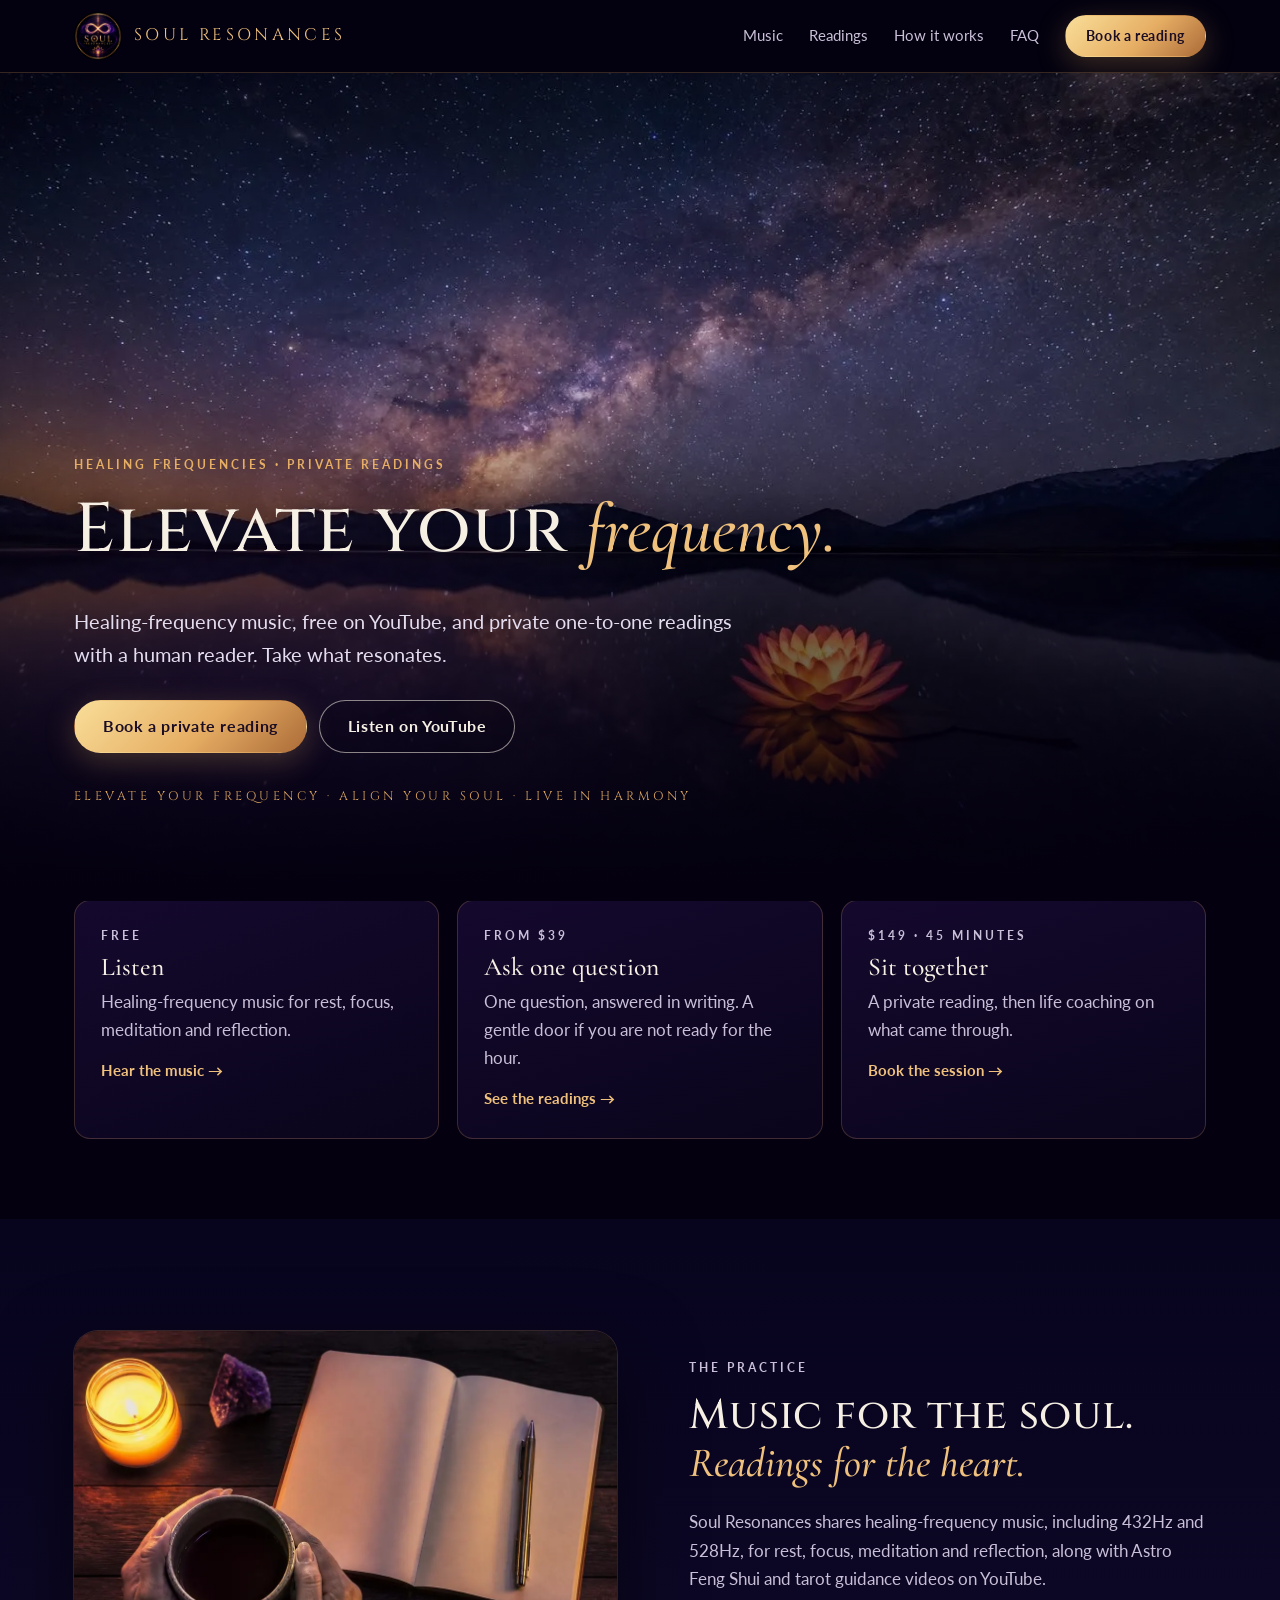
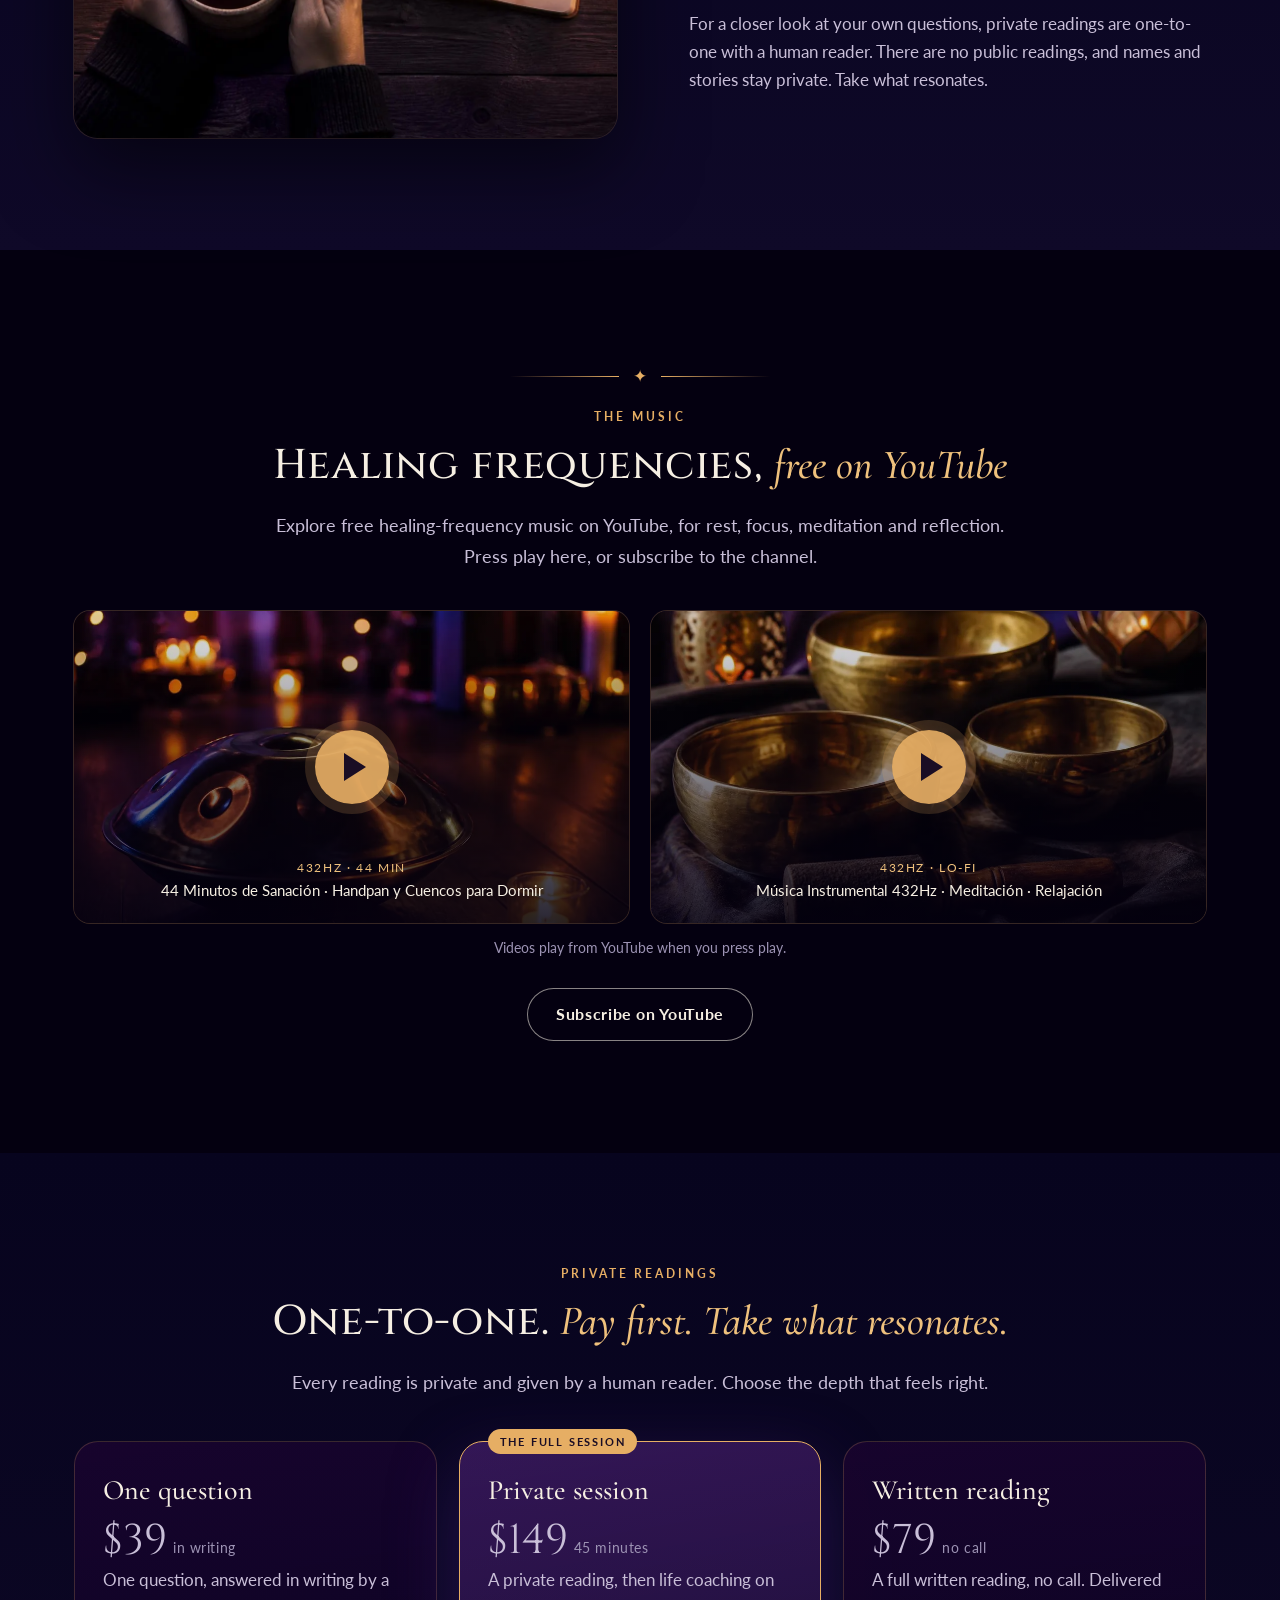
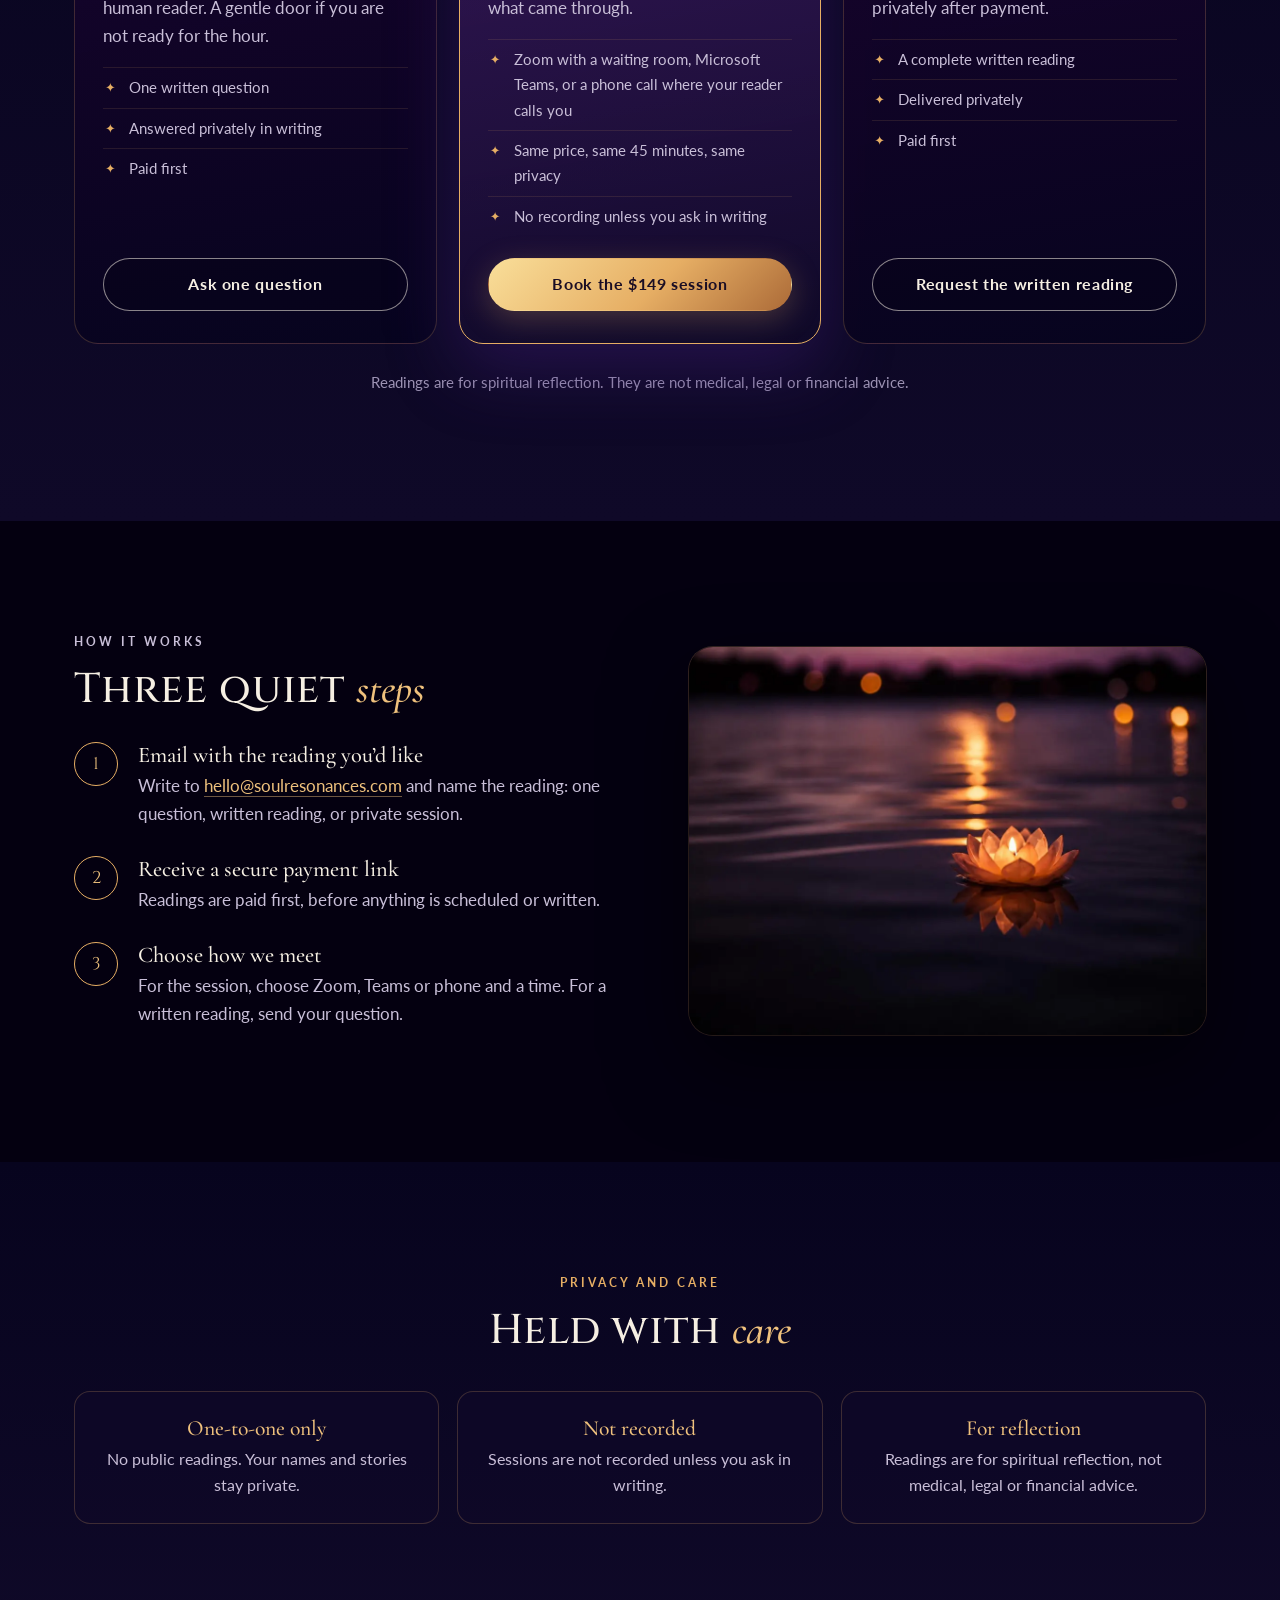
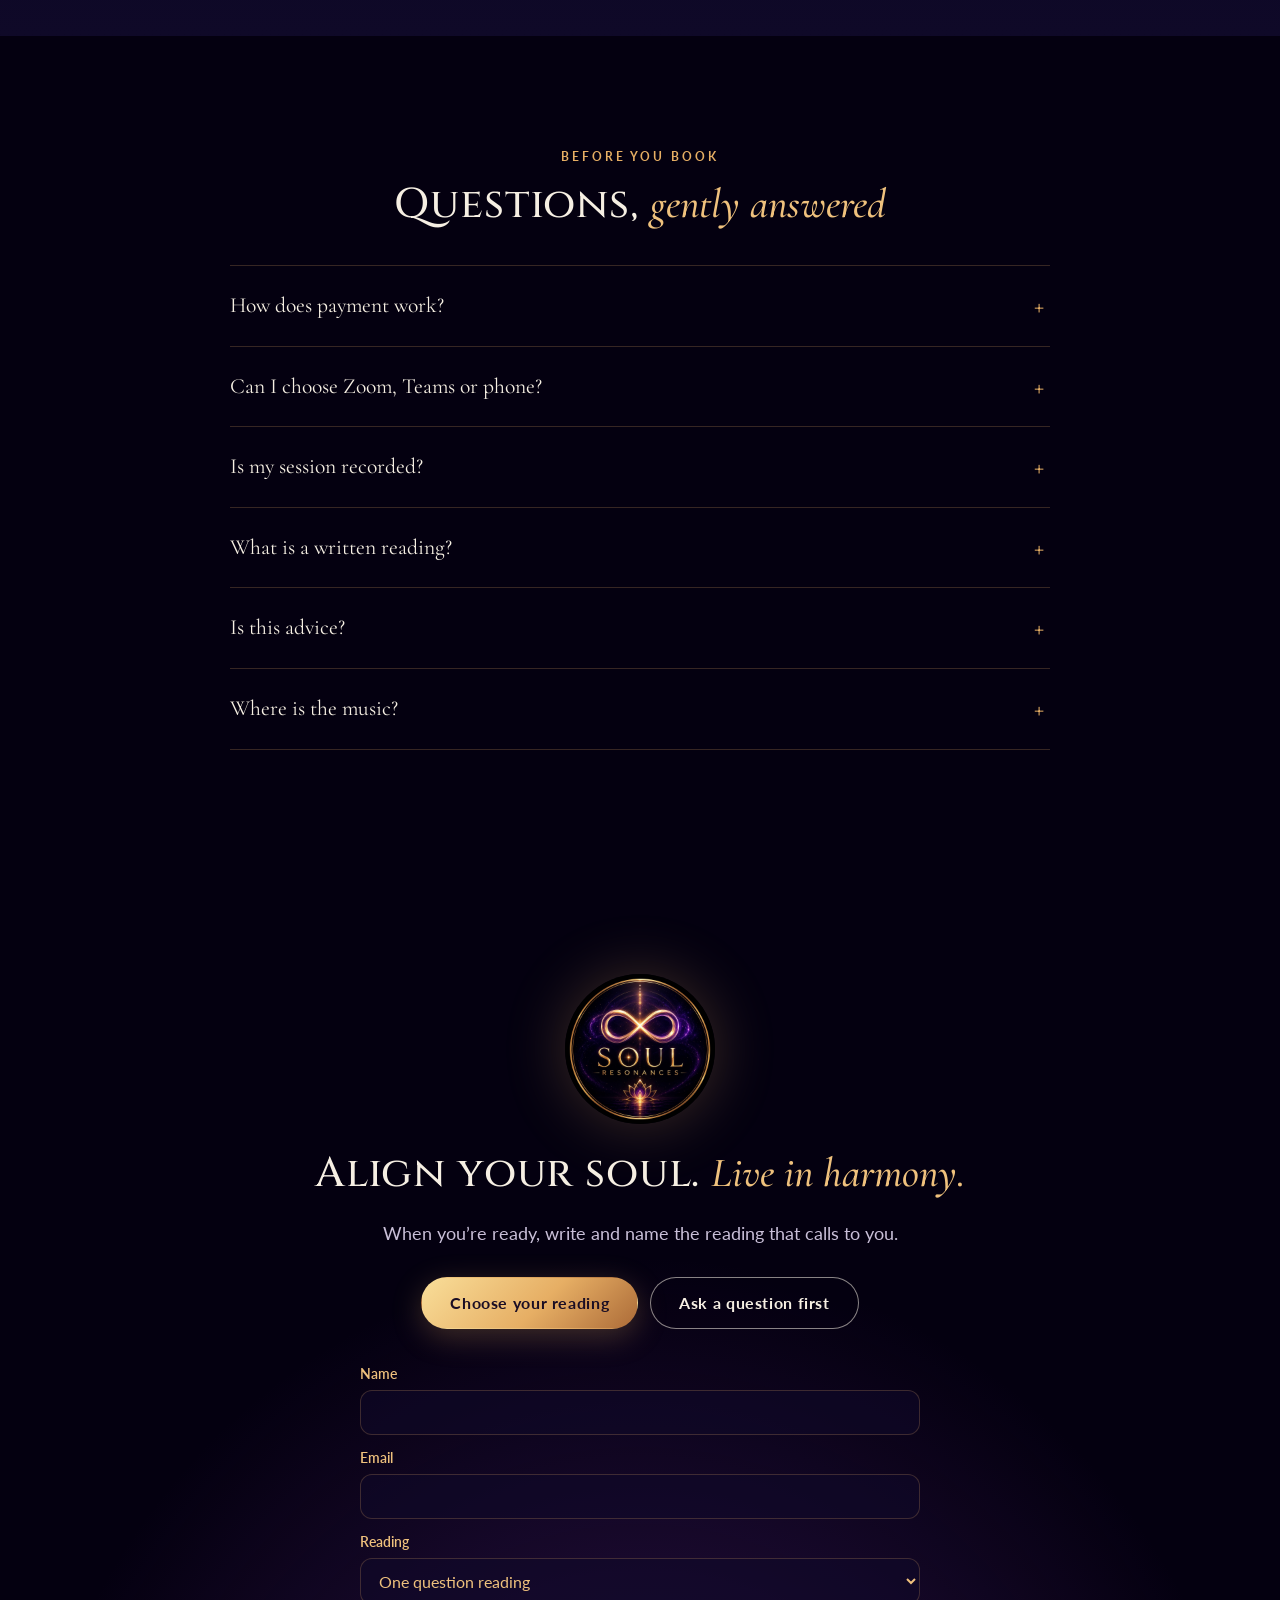
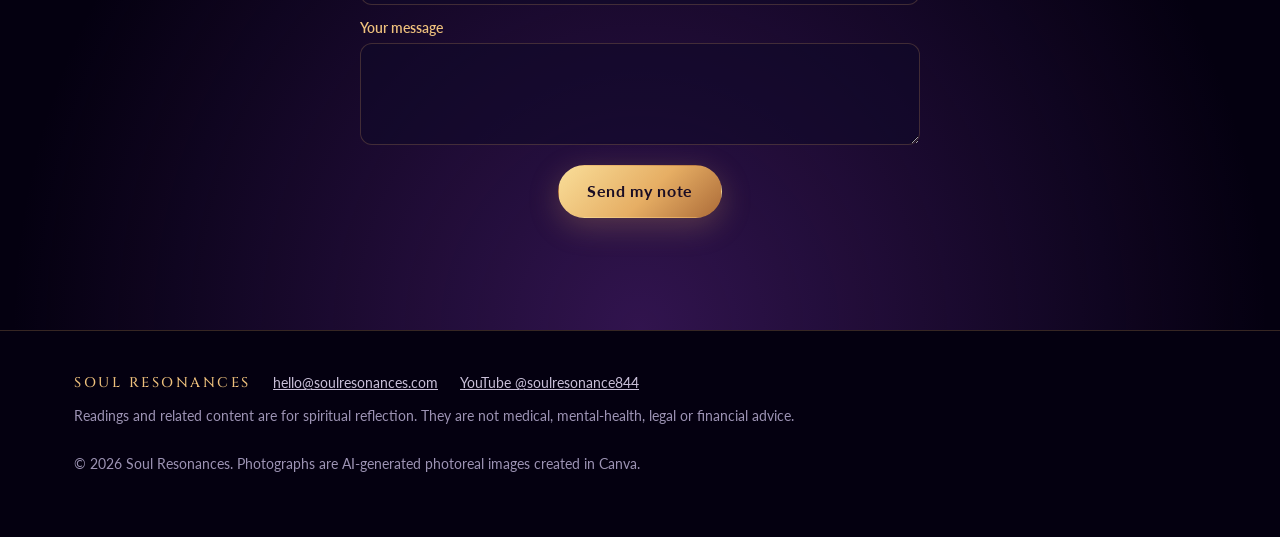
<file: index.html>
<!doctype html>
<html lang="en">
<head>
<meta charset="utf-8">
<meta name="viewport" content="width=device-width,initial-scale=1">
<title>Soul Resonances | Healing Frequencies and Private Readings</title>
<meta name="description" content="Healing-frequency music, free on YouTube, and private one-to-one readings with a human reader. One question $39, written reading $79, private 45-minute session $149. Pay first. Take what resonates.">
<link rel="canonical" href="https://soulresonances.com/">
<meta name="theme-color" content="#040010">
<meta property="og:type" content="website">
<meta property="og:site_name" content="Soul Resonances">
<meta property="og:title" content="Soul Resonances | Elevate your frequency">
<meta property="og:description" content="Healing-frequency music on YouTube and private one-to-one readings. Take what resonates.">
<meta property="og:url" content="https://soulresonances.com/">
<meta property="og:image" content="https://soulresonances.com/img/og-image.jpg">
<meta property="og:image:width" content="1200">
<meta property="og:image:height" content="630">
<meta property="og:image:alt" content="The Soul Resonances logo over a starry sky reflected in still water">
<meta name="twitter:card" content="summary_large_image">
<link rel="icon" type="image/png" sizes="32x32" href="img/favicon-32.png">
<link rel="icon" type="image/png" sizes="192x192" href="img/favicon-192.png">
<link rel="apple-touch-icon" href="img/apple-touch-icon.png">
<link rel="preconnect" href="https://fonts.googleapis.com">
<link rel="preconnect" href="https://fonts.gstatic.com" crossorigin>
<link href="https://fonts.googleapis.com/css2?family=Cinzel:wght@400;500;600&family=Cormorant+Garamond:ital,wght@0,500;1,500&family=Lato:wght@400;700&display=swap" rel="stylesheet">
<link rel="preload" as="image" href="img/hero.webp" type="image/webp">
<link rel="stylesheet" href="css/site.css">
<script type="application/ld+json">
{"@context":"https://schema.org","@type":"Organization","name":"Soul Resonances","url":"https://soulresonances.com/","logo":"https://soulresonances.com/brand/soul-resonances-logo.jpg","email":"hello@soulresonances.com","sameAs":["https://www.youtube.com/@soulresonance844"]}
</script>
</head>
<body>
<a class="skip" href="#main">Skip to content</a>

<header class="site-header">
  <div class="wrap">
    <a class="brand" href="#top" aria-label="Soul Resonances, back to top">
      <img src="brand/soul-resonances-logo.jpg" width="48" height="48" alt="Soul Resonances logo">
      <span>Soul Resonances</span>
    </a>
    <nav class="nav" aria-label="Main">
      <a href="#music">Music</a>
      <a href="#readings">Readings</a>
      <a href="#how">How it works</a>
      <a href="#faq">FAQ</a>
      <a class="btn btn-gold" href="#readings">Book a reading</a>
    </nav>
  </div>
</header>

<main id="main">
<section class="hero" id="top" aria-labelledby="hero-h">
  <picture>
    <source media="(max-width:700px)" srcset="img/hero-900.webp" type="image/webp">
    <source srcset="img/hero.webp" type="image/webp">
    <img src="img/hero.jpg" width="1680" height="944" alt="The Milky Way over a still lake at night, a glowing lotus floating on the water" fetchpriority="high">
  </picture>
  <div class="wrap">
    <p class="kicker">Healing frequencies · Private readings</p>
    <h1 id="hero-h">Elevate your <em>frequency.</em></h1>
    <p class="lead">Healing-frequency music, free on YouTube, and private one-to-one readings with a human reader. Take what resonates.</p>
    <div class="btn-row">
      <a class="btn btn-gold" href="#readings">Book a private reading</a>
      <a class="btn btn-ghost" href="https://www.youtube.com/@soulresonance844" target="_blank" rel="noopener">Listen on YouTube</a>
    </div>
    <p class="tagline">Elevate your frequency · Align your soul · Live in harmony</p>
  </div>
</section>

<section class="paths" aria-labelledby="paths-h">
  <div class="wrap">
    <h2 id="paths-h" class="sr-only">Choose where to begin</h2>
    <div class="path-grid">
      <a class="path" href="#music"><p class="kicker">Free</p><h3>Listen</h3><p>Healing-frequency music for rest, focus, meditation and reflection.</p><span class="go">Hear the music →</span></a>
      <a class="path" href="#readings"><p class="kicker">From $39</p><h3>Ask one question</h3><p>One question, answered in writing. A gentle door if you are not ready for the hour.</p><span class="go">See the readings →</span></a>
      <a class="path" href="#readings"><p class="kicker">$149 · 45 minutes</p><h3>Sit together</h3><p>A private reading, then life coaching on what came through.</p><span class="go">Book the session →</span></a>
    </div>
  </div>
</section>

<section class="section alt" id="about" aria-labelledby="about-h">
  <div class="wrap split">
    <div class="media"><picture><source srcset="img/journal.webp" type="image/webp"><img src="img/journal.jpg" width="1100" height="822" loading="lazy" alt="Hands holding a warm cup beside an open journal and a candle"></picture></div>
    <div class="body">
      <p class="kicker">The practice</p>
      <h2 id="about-h">Music for the soul. <em>Readings for the heart.</em></h2>
      <p>Soul Resonances shares healing-frequency music, including 432Hz and 528Hz, for rest, focus, meditation and reflection, along with Astro Feng Shui and tarot guidance videos on YouTube.</p>
      <p>For a closer look at your own questions, private readings are one-to-one with a human reader. There are no public readings, and names and stories stay private. Take what resonates.</p>
    </div>
  </div>
</section>

<section class="section" id="music" aria-labelledby="music-h">
  <div class="wrap center">
    <div class="divider" aria-hidden="true">✦</div>
    <p class="kicker">The music</p>
    <h2 id="music-h">Healing frequencies, <em>free on YouTube</em></h2>
    <p class="lead">Explore free healing-frequency music on YouTube, for rest, focus, meditation and reflection. Press play here, or subscribe to the channel.</p>
    <div class="videos">
      <div class="yt"><button type="button" data-id="PkjIhhPrSBw" data-title="44 Minutos de Sanación | 432Hz con Handpan y Cuencos para Dormir Mejor Cada Noche" aria-label="Play: 44 minutes of 432Hz handpan and singing bowls for sleep">
        <picture><source srcset="img/handpan.webp" type="image/webp"><img src="img/handpan.jpg" width="1100" height="822" loading="lazy" alt=""></picture>
        <span class="play" aria-hidden="true"></span>
        <span class="cap"><small>432Hz · 44 min</small>44 Minutos de Sanación · Handpan y Cuencos para Dormir</span></button></div>
      <div class="yt"><button type="button" data-id="xAI5jM5HUjA" data-title="Música Instrumental 432Hz | Lo-Fi · Meditación · Relajación" aria-label="Play: 432Hz instrumental lo-fi for meditation and relaxation">
        <picture><source srcset="img/bowls.webp" type="image/webp"><img src="img/bowls.jpg" width="1100" height="822" loading="lazy" alt=""></picture>
        <span class="play" aria-hidden="true"></span>
        <span class="cap"><small>432Hz · Lo-Fi</small>Música Instrumental 432Hz · Meditación · Relajación</span></button></div>
    </div>
    <p class="yt-note">Videos play from YouTube when you press play.</p>
    <div class="btn-row"><a class="btn btn-ghost" href="https://www.youtube.com/@soulresonance844?sub_confirmation=1" target="_blank" rel="noopener">Subscribe on YouTube</a></div>
  </div>
</section>

<section class="section alt" id="readings" aria-labelledby="readings-h">
  <div class="wrap center">
    <p class="kicker">Private readings</p>
    <h2 id="readings-h">One-to-one. <em>Pay first. Take what resonates.</em></h2>
    <p class="lead">Every reading is private and given by a human reader. Choose the depth that feels right.</p>
    <div class="offers">
      <article class="offer">
        <h3>One question</h3>
        <p class="price">$39<small>in writing</small></p>
        <p>One question, answered in writing by a human reader. A gentle door if you are not ready for the hour.</p>
        <ul><li>One written question</li><li>Answered privately in writing</li><li>Paid first</li></ul>
        <a class="btn btn-ghost" href="#contact">Ask one question</a>
      </article>
      <article class="offer feature">
        <span class="badge">The full session</span>
        <h3>Private session</h3>
        <p class="price">$149<small>45 minutes</small></p>
        <p>A private reading, then life coaching on what came through.</p>
        <ul><li>Zoom with a waiting room, Microsoft Teams, or a phone call where your reader calls you</li><li>Same price, same 45 minutes, same privacy</li><li>No recording unless you ask in writing</li></ul>
        <a class="btn btn-gold" href="#contact">Book the $149 session</a>
      </article>
      <article class="offer">
        <h3>Written reading</h3>
        <p class="price">$79<small>no call</small></p>
        <p>A full written reading, no call. Delivered privately after payment.</p>
        <ul><li>A complete written reading</li><li>Delivered privately</li><li>Paid first</li></ul>
        <a class="btn btn-ghost" href="#contact">Request the written reading</a>
      </article>
    </div>
    <p class="note">Readings are for spiritual reflection. They are not medical, legal or financial advice.</p>
  </div>
</section>

<section class="section" id="how" aria-labelledby="how-h">
  <div class="wrap split rev">
    <div class="media"><picture><source srcset="img/lotus-candle.webp" type="image/webp"><img src="img/lotus-candle.jpg" width="1100" height="822" loading="lazy" alt="A lotus-shaped candle glowing on still water at dusk"></picture></div>
    <div class="body">
      <p class="kicker">How it works</p>
      <h2 id="how-h">Three quiet <em>steps</em></h2>
      <ol class="steps">
        <li><h3>Email with the reading you’d like</h3><p>Write to <a class="mail" href="#contact">hello@soulresonances.com</a> and name the reading: one question, written reading, or private session.</p></li>
        <li><h3>Receive a secure payment link</h3><p>Readings are paid first, before anything is scheduled or written.</p></li>
        <li><h3>Choose how we meet</h3><p>For the session, choose Zoom, Teams or phone and a time. For a written reading, send your question.</p></li>
      </ol>
    </div>
  </div>
</section>

<section class="section alt" id="care" aria-labelledby="care-h">
  <div class="wrap center">
    <p class="kicker">Privacy and care</p>
    <h2 id="care-h">Held with <em>care</em></h2>
    <div class="care">
      <div><h3>One-to-one only</h3><p>No public readings. Your names and stories stay private.</p></div>
      <div><h3>Not recorded</h3><p>Sessions are not recorded unless you ask in writing.</p></div>
      <div><h3>For reflection</h3><p>Readings are for spiritual reflection, not medical, legal or financial advice.</p></div>
    </div>
  </div>
</section>

<section class="section" id="faq" aria-labelledby="faq-h">
  <div class="wrap">
    <div class="center"><p class="kicker">Before you book</p><h2 id="faq-h">Questions, <em>gently answered</em></h2></div>
    <div class="faq">
      <details><summary>How does payment work?</summary><p>Email hello@soulresonances.com with the name of the reading you’d like. You’ll receive a secure payment link. Readings are paid first.</p></details>
      <details><summary>Can I choose Zoom, Teams or phone?</summary><p>Yes. For the $149 private session, choose Zoom (with a waiting room), Microsoft Teams, or a phone call where your reader calls you. Same price, same 45 minutes.</p></details>
      <details><summary>Is my session recorded?</summary><p>No. Sessions are not recorded unless you ask in writing. Names and stories stay private.</p></details>
      <details><summary>What is a written reading?</summary><p>A full written reading in response to your question or situation, with no call, delivered privately after payment. The $39 option answers one question in writing.</p></details>
      <details><summary>Is this advice?</summary><p>No. Readings are for spiritual reflection. They are not medical, legal or financial advice.</p></details>
      <details><summary>Where is the music?</summary><p>All the music is free on YouTube at <a class="mail" href="https://www.youtube.com/@soulresonance844" target="_blank" rel="noopener">@soulresonance844</a>.</p></details>
    </div>
  </div>
</section>

<section class="section final" aria-labelledby="final-h">
  <div class="wrap">
    <img class="logo" src="brand/soul-resonances-logo.jpg" width="150" height="150" loading="lazy" alt="Soul Resonances logo">
    <h2 id="final-h">Align your soul. <em>Live in harmony.</em></h2>
    <p class="lead" style="margin:0 auto">When you’re ready, write and name the reading that calls to you.</p>
    <div class="btn-row" style="justify-content:center">
      <a class="btn btn-gold" href="#readings">Choose your reading</a>
      <a class="btn btn-ghost" href="#contact">Ask a question first</a>
    </div>
    <form class="sr-form" id="contact" action="https://formsubmit.co/1cc49aecd955185c9c11f3f42515bd5c" method="POST">
      <input type="hidden" name="_subject" value="[Soul Resonances] New reading inquiry">
      <input type="hidden" name="_template" value="table">
      <input type="text" name="_honey" style="display:none" tabindex="-1" autocomplete="off" aria-hidden="true">
      <label>Name<input name="name" autocomplete="name" required></label>
      <label>Email<input name="email" type="email" autocomplete="email" required></label>
      <label>Reading<select name="reading"><option>One question reading</option><option>Written reading</option><option>Private 45-minute session</option><option>Just a question</option></select></label>
      <label>Your message<textarea name="message" rows="4" required></textarea></label>
      <button class="btn btn-gold" type="submit">Send my note</button>
    </form>
  </div>
</section>
</main>

<footer class="site-footer">
  <div class="wrap">
    <div class="row"><strong>SOUL RESONANCES</strong><a href="mailto:hello@soulresonances.com">hello@soulresonances.com</a><a href="https://www.youtube.com/@soulresonance844" target="_blank" rel="noopener">YouTube @soulresonance844</a></div>
    <p>Readings and related content are for spiritual reflection. They are not medical, mental-health, legal or financial advice.</p>
    <p>© 2026 Soul Resonances. Photographs are AI-generated photoreal images created in Canva.</p>
  </div>
</footer>
<script src="js/site.js" defer></script>
</body>
</html>
</file>
<file: css/site.css>
/* Soul Resonances — preview build. Palette sampled from the YouTube @soulresonance844 logo + banner. */
:root{
--void:#040010;--night:#07041e;--indigo:#0f0928;--plum:#19042e;--violet:#42207a;--violet-2:#562481;--glow:#8b37aa;
--gold:#e6ae64;--gold-2:#efc17d;--champagne:#f9de99;--copper:#ac6b38;--rose:#dda587;
--ink:#f6efe3;--muted:#c9bfd8;--soft:#9d93b4;--line:rgba(230,174,100,.22);
--display:"Cinzel",Georgia,"Times New Roman",serif;--serif:"Cormorant Garamond",Georgia,serif;
--sans:"Lato",system-ui,-apple-system,"Segoe UI",Roboto,Helvetica,Arial,sans-serif;--r:24px;--r-sm:16px;--wrap:1180px}
*,*::before,*::after{box-sizing:border-box}
html{scroll-behavior:smooth;scroll-padding-top:84px;-webkit-text-size-adjust:100%}
@media (prefers-reduced-motion:reduce){html{scroll-behavior:auto}*{transition:none!important;animation:none!important}}
body{margin:0;background:var(--void);color:var(--ink);font:400 17px/1.65 var(--sans)}
img{display:block;max-width:100%;height:auto}
a{color:inherit}
h1,h2,h3{font-family:var(--display);font-weight:500;line-height:1.15;letter-spacing:.02em;margin:0 0 .5em}
h1{font-size:clamp(2.3rem,5.4vw,4.4rem)}
h2{font-size:clamp(1.7rem,3.3vw,2.6rem)}
h3{font-size:1.25rem}
h1 em,h2 em{font-family:var(--serif);font-style:italic;font-weight:500;color:var(--gold-2);letter-spacing:0;text-transform:none}
p{margin:0 0 1em}
.wrap{max-width:var(--wrap);margin:0 auto;padding:0 24px}
.section{padding:clamp(64px,9vw,112px) 0;position:relative}
.alt{background:linear-gradient(180deg,var(--night),var(--indigo))}
.kicker{font:700 .78rem/1.4 var(--sans);letter-spacing:.24em;text-transform:uppercase;margin:0 0 16px;color:var(--gold)}
.lead{font-size:1.15rem;color:var(--muted);max-width:40em}
.center{text-align:center}.center .lead{margin-left:auto;margin-right:auto}
.sr-only{position:absolute;width:1px;height:1px;overflow:hidden;clip:rect(0 0 0 0);white-space:nowrap}
.skip{position:absolute;left:-9999px;top:0;background:var(--gold);color:var(--void);padding:10px 16px;z-index:100}
.skip:focus{left:0}
:focus-visible{outline:3px solid var(--gold-2);outline-offset:3px;border-radius:6px}
.divider{display:flex;align-items:center;gap:14px;justify-content:center;color:var(--gold);margin:0 auto 18px;max-width:260px}
.divider::before,.divider::after{content:"";flex:1;height:1px;background:linear-gradient(90deg,transparent,var(--gold))}
.divider::after{background:linear-gradient(90deg,var(--gold),transparent)}

/* buttons */
.btn{display:inline-flex;align-items:center;justify-content:center;gap:.5em;font:700 .98rem/1.2 var(--sans);letter-spacing:.04em;text-decoration:none;text-align:center;padding:16px 28px;border-radius:999px;border:1.5px solid transparent;cursor:pointer;transition:transform .15s,background .15s,box-shadow .15s}
.btn:hover{transform:translateY(-2px)}
.btn-gold{background:linear-gradient(135deg,var(--champagne),var(--gold) 55%,var(--copper));color:#1a0d24;box-shadow:0 8px 30px rgba(230,174,100,.25)}
.btn-gold:hover{box-shadow:0 10px 36px rgba(230,174,100,.4)}
.btn-ghost{border-color:rgba(246,239,227,.55);color:var(--ink);background:rgba(4,0,16,.25)}
.btn-ghost:hover{border-color:var(--gold-2);color:var(--gold-2)}
.btn-row{display:flex;flex-wrap:wrap;gap:12px;margin-top:28px}
.center .btn-row{justify-content:center}

/* header */
.site-header{position:sticky;top:0;z-index:50;background:rgba(4,0,16,.86);backdrop-filter:blur(10px);-webkit-backdrop-filter:blur(10px);border-bottom:1px solid var(--line)}
.site-header .wrap{display:flex;align-items:center;justify-content:space-between;gap:16px;height:72px}
.brand{display:flex;align-items:center;gap:12px;text-decoration:none}
.brand img{width:48px;height:48px;border-radius:50%}
.brand span{font-family:var(--display);font-size:1.05rem;letter-spacing:.2em;text-transform:uppercase;color:var(--gold-2)}
.nav{display:flex;align-items:center;gap:26px}
.nav a{text-decoration:none;font-size:.95rem;color:var(--muted)}
.nav a:not(.btn):hover{color:var(--gold-2)}
.nav .btn{padding:11px 20px;font-size:.9rem;color:#1a0d24}
@media (max-width:900px){.nav a:not(.btn){display:none}.brand span{font-size:.9rem;letter-spacing:.14em}}
@media (max-width:420px){.brand span{display:none}}

/* hero */
.hero{position:relative;min-height:min(92vh,860px);display:flex;align-items:flex-end;overflow:hidden;isolation:isolate}
.hero picture,.hero picture img{position:absolute;inset:0;width:100%;height:100%;object-fit:cover;z-index:-2}
.hero::after{content:"";position:absolute;inset:0;z-index:-1;background:linear-gradient(180deg,rgba(4,0,16,.35) 0%,rgba(4,0,16,.15) 35%,rgba(4,0,16,.62) 75%,var(--void) 100%),radial-gradient(60% 50% at 20% 80%,rgba(66,32,122,.45),transparent 70%)}
.hero .wrap{width:100%;padding-top:120px;padding-bottom:clamp(56px,9vh,96px)}
.hero h1{max-width:13em;text-shadow:0 2px 30px rgba(4,0,16,.6)}
.hero .lead{color:#e4dcef;font-size:clamp(1.08rem,2vw,1.28rem);max-width:34em}
.tagline{font-family:var(--display);letter-spacing:.28em;text-transform:uppercase;font-size:.78rem;color:var(--gold);margin-top:34px;opacity:.95}

/* paths */
.paths{margin-top:-1px;padding-bottom:clamp(48px,7vw,80px)}
.path-grid{display:grid;grid-template-columns:repeat(3,1fr);gap:18px}
.path{display:block;text-decoration:none;padding:26px;border:1px solid var(--line);border-radius:var(--r-sm);background:linear-gradient(160deg,rgba(66,32,122,.28),rgba(15,9,40,.5));transition:transform .15s,border-color .15s}
.path:hover{transform:translateY(-3px);border-color:var(--gold)}
.path .kicker{margin-bottom:8px}
.path h3{font-family:var(--serif);font-size:1.6rem;font-weight:500;letter-spacing:0;margin-bottom:6px}
.path p{color:var(--muted);margin:0}
.path .go{display:inline-block;margin-top:14px;color:var(--gold-2);font-weight:700;font-size:.92rem}
@media (max-width:820px){.path-grid{grid-template-columns:1fr}}

/* split */
.split{display:grid;grid-template-columns:1.05fr 1fr;gap:clamp(32px,6vw,72px);align-items:center}
.split.rev .media{order:2}
.media img{border-radius:var(--r);box-shadow:0 30px 80px rgba(0,0,0,.55),0 0 0 1px var(--line);aspect-ratio:4/3;object-fit:cover;width:100%}
.body p{color:var(--muted)}
@media (max-width:860px){.split{grid-template-columns:1fr}.split.rev .media{order:0}}

/* music */
.videos{display:grid;grid-template-columns:repeat(2,1fr);gap:22px;margin-top:40px}
.yt{position:relative;aspect-ratio:16/9;border-radius:var(--r-sm);overflow:hidden;background:var(--indigo);box-shadow:0 0 0 1px var(--line)}
.yt button{all:unset;cursor:pointer;position:absolute;inset:0;display:flex;flex-direction:column;justify-content:flex-end;padding:22px}
.yt button img{position:absolute;inset:0;width:100%;height:100%;object-fit:cover;z-index:0;transition:transform .4s}
.yt button::before{content:"";position:absolute;inset:0;z-index:1;background:linear-gradient(180deg,rgba(4,0,16,.1),rgba(4,0,16,.85))}
.yt button:hover img{transform:scale(1.03)}
.yt .play{position:absolute;z-index:2;top:50%;left:50%;transform:translate(-50%,-50%);width:74px;height:74px;border-radius:50%;background:rgba(230,174,100,.92);display:grid;place-items:center;box-shadow:0 0 0 10px rgba(230,174,100,.18)}
.yt .play::after{content:"";margin-left:6px;border-left:22px solid #1a0d24;border-top:14px solid transparent;border-bottom:14px solid transparent}
.yt .cap{position:relative;z-index:2;font-size:.95rem;line-height:1.4}
.yt .cap small{display:block;color:var(--gold-2);letter-spacing:.14em;text-transform:uppercase;font-size:.72rem;margin-bottom:4px}
.yt iframe{position:absolute;inset:0;width:100%;height:100%;border:0}
.yt-note{color:var(--soft);font-size:.86rem;margin-top:14px}
@media (max-width:820px){.videos{grid-template-columns:1fr}}

/* offers */
.offers{display:grid;grid-template-columns:repeat(3,1fr);gap:22px;margin-top:44px;align-items:stretch}
.offer{text-align:left;position:relative;display:flex;flex-direction:column;padding:32px 28px;border-radius:var(--r);border:1px solid var(--line);background:linear-gradient(170deg,rgba(25,4,46,.9),rgba(7,4,30,.95))}
.offer.feature{border-color:var(--gold);background:linear-gradient(170deg,rgba(86,36,129,.55),rgba(15,9,40,.95));box-shadow:0 24px 70px rgba(66,32,122,.45)}
.badge{position:absolute;top:-13px;left:28px;background:var(--gold);color:#1a0d24;font:700 .7rem/1 var(--sans);letter-spacing:.16em;text-transform:uppercase;padding:7px 12px;border-radius:999px}
.offer h3{font-family:var(--serif);font-size:1.75rem;font-weight:500;letter-spacing:0;margin-bottom:4px}
.price{font-family:var(--display);font-size:2.6rem;color:var(--gold-2);line-height:1;margin:10px 0 4px}
.price small{font-family:var(--sans);font-size:.9rem;color:var(--soft);letter-spacing:.04em;margin-left:6px}
.offer p{color:var(--muted)}
.offer ul{list-style:none;margin:0 0 22px;padding:0;color:var(--muted);font-size:.96rem}
.offer li{padding:7px 0 7px 26px;position:relative;border-top:1px solid rgba(230,174,100,.12)}
.offer li::before{content:"✦";position:absolute;left:2px;color:var(--gold);font-size:.8rem;top:9px}
.offer .btn{margin-top:auto}
@media (max-width:960px){.offers{grid-template-columns:1fr;max-width:560px;margin-left:auto;margin-right:auto}.offer.feature{order:-1}}
.note{color:var(--soft);font-size:.92rem;margin-top:26px}

/* steps */
.steps{list-style:none;padding:0;margin:28px 0 0;counter-reset:s}
.steps li{counter-increment:s;position:relative;padding:0 0 22px 64px}
.steps li::before{content:counter(s);position:absolute;left:0;top:0;width:44px;height:44px;border-radius:50%;border:1px solid var(--gold);display:grid;place-items:center;font-family:var(--display);color:var(--gold-2)}
.steps h3{font-family:var(--serif);font-size:1.4rem;letter-spacing:0;margin:6px 0 4px}
.steps p{color:var(--muted);margin:0}

/* care */
.care{display:grid;grid-template-columns:repeat(3,1fr);gap:18px;margin-top:36px}
.care div{padding:24px;border-radius:var(--r-sm);border:1px solid var(--line);background:rgba(15,9,40,.6)}
.care h3{font-family:var(--serif);font-size:1.35rem;letter-spacing:0;margin-bottom:6px;color:var(--gold-2)}
.care p{color:var(--muted);margin:0;font-size:.98rem}
@media (max-width:820px){.care{grid-template-columns:1fr}}

/* faq */
.faq{max-width:820px;margin:36px auto 0}
.faq details{border-top:1px solid var(--line);padding:4px 0}
.faq details:last-child{border-bottom:1px solid var(--line)}
.faq summary{cursor:pointer;list-style:none;padding:18px 40px 18px 0;position:relative;font-family:var(--serif);font-size:1.35rem}
.faq summary::-webkit-details-marker{display:none}
.faq summary::after{content:"+";position:absolute;right:6px;top:14px;color:var(--gold);font-size:1.6rem;transition:transform .2s}
.faq details[open] summary::after{transform:rotate(45deg)}
.faq p{color:var(--muted);margin:0 0 18px}

/* final */
.final{background:radial-gradient(70% 90% at 50% 100%,rgba(86,36,129,.55),transparent 70%),var(--void);text-align:center}
.final .logo{width:150px;height:150px;border-radius:50%;margin:0 auto 26px;box-shadow:0 0 60px rgba(230,174,100,.25)}
.mail{color:var(--gold-2);text-decoration:none;border-bottom:1px solid rgba(239,193,125,.45)}

/* footer */
.site-footer{border-top:1px solid var(--line);padding:40px 0 48px;color:var(--soft);font-size:.88rem}
.site-footer .wrap{display:grid;gap:10px}
.site-footer .row{display:flex;flex-wrap:wrap;gap:10px 22px;align-items:center}
.site-footer a{color:var(--muted)}
.site-footer strong{font-family:var(--display);letter-spacing:.18em;color:var(--gold-2);font-weight:500}

.sr-form{max-width:560px;margin:36px auto 0;display:grid;gap:14px;text-align:left}.sr-form label{display:grid;gap:6px;font:600 .9rem/1.3 var(--sans);color:var(--gold-2)}.sr-form input,.sr-form select,.sr-form textarea{font:1rem var(--sans);padding:12px 14px;border-radius:12px;border:1px solid var(--line);background:rgba(15,9,40,.6);color:inherit}.sr-form button{justify-self:center;margin-top:6px}
</file>
